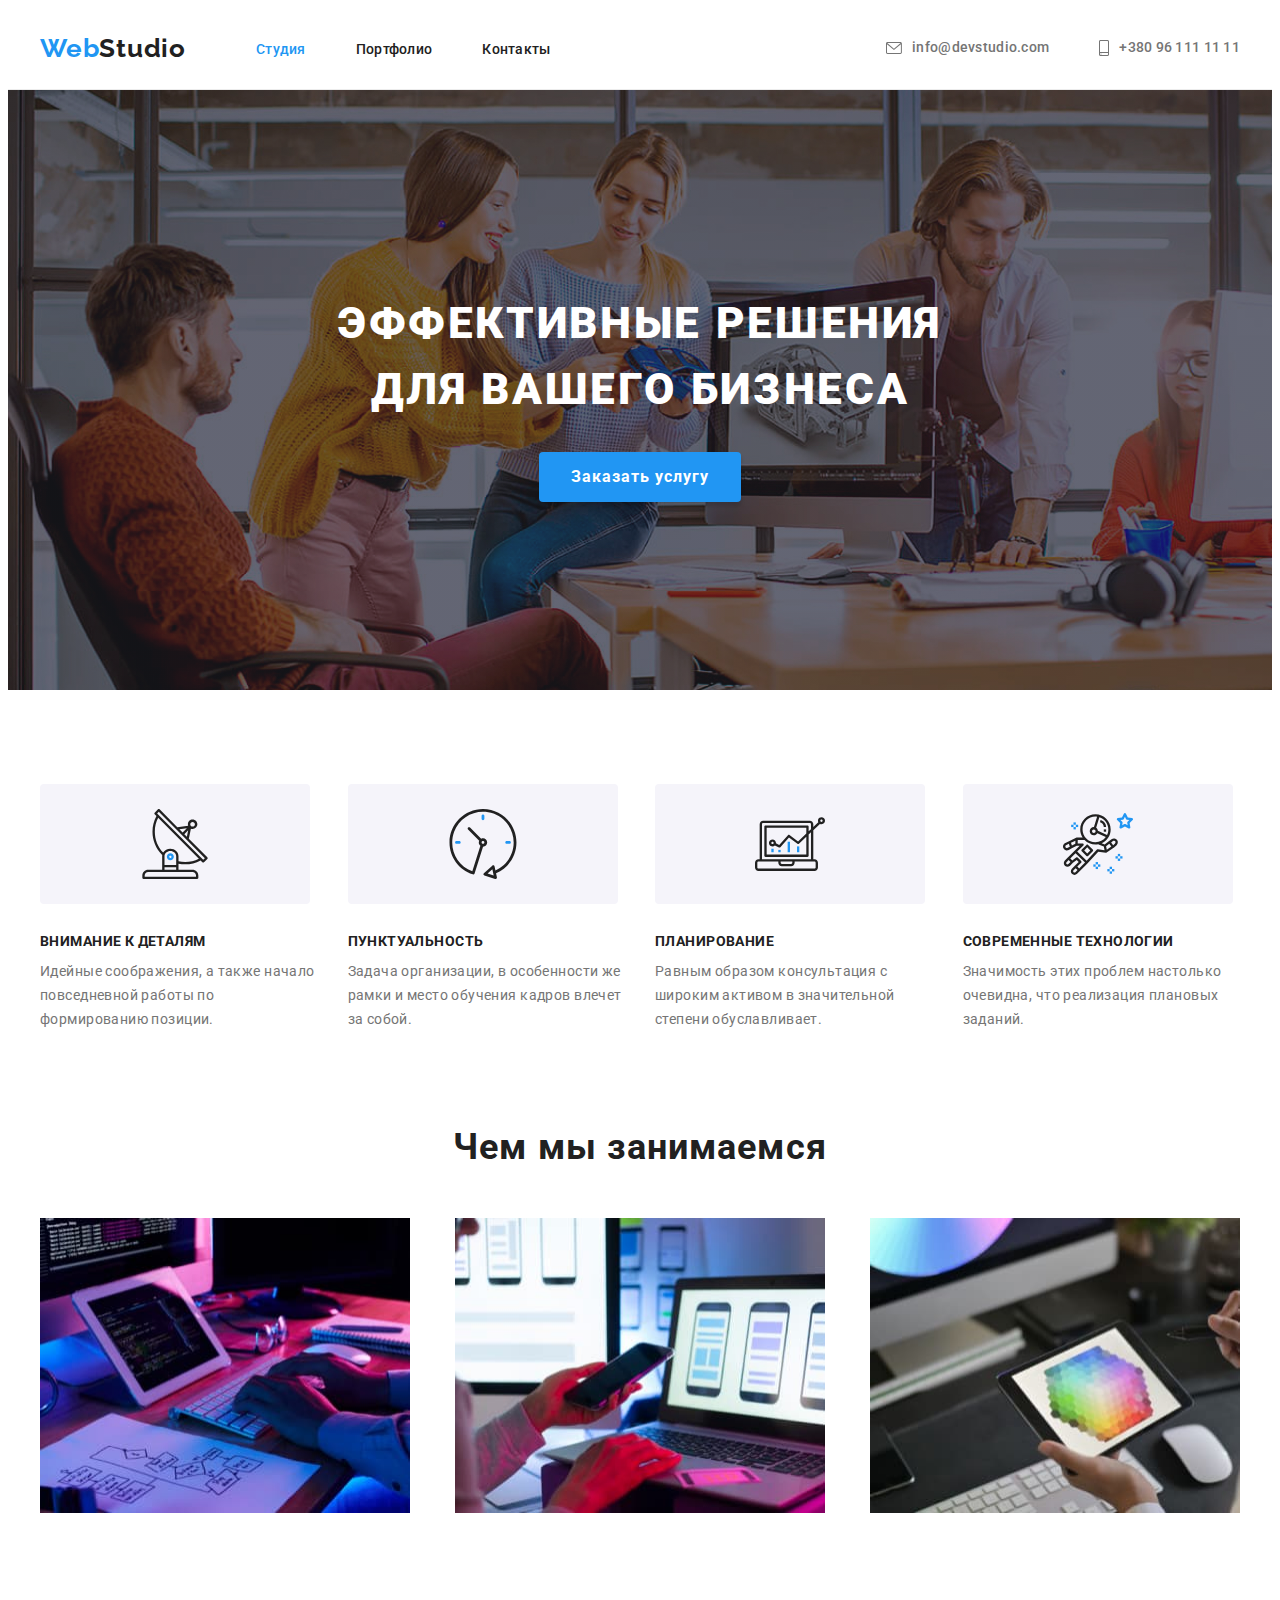
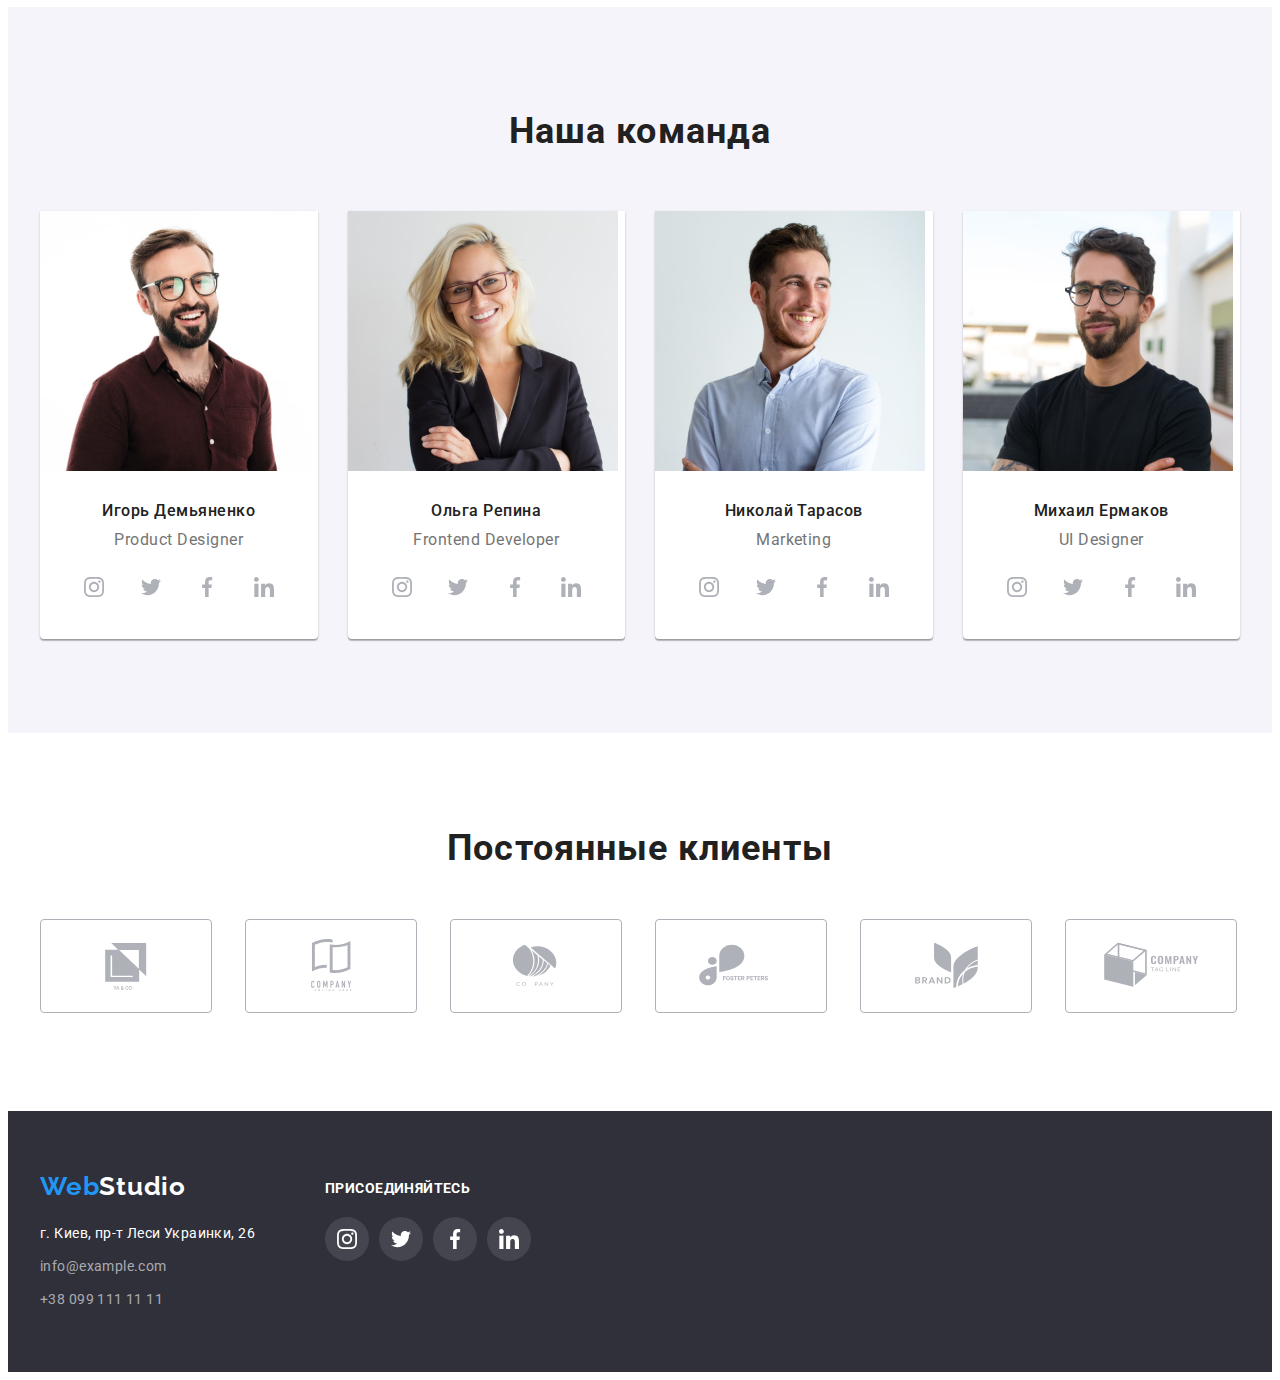
<file: index.html>
<!DOCTYPE html>
<html lang="ru">
<head>
    <meta charset="UTF-8">
    <meta http-equiv="X-UA-Compatible" content="IE=edge">
    <meta name="viewport" content="width=device-width, initial-scale=1.0">
    <title>WebStudio</title>
    <link rel="preconnect" href="https://fonts.googleapis.com">
    <link 
        href="https://fonts.googleapis.com/css2?family=Raleway:wght@700&family=Roboto:wght@400;500;700;900&display=swap" 
        rel="stylesheet">
    <link rel="stylesheet" href="https://cdnjs.cloudflare.com/ajax/libs/modern-normalize/1.1.0/modern-normalize.min.css" 
        integrity="sha512-wpPYUAdjBVSE4KJnH1VR1HeZfpl1ub8YT/NKx4PuQ5NmX2tKuGu6U/JRp5y+Y8XG2tV+wKQpNHVUX03MfMFn9Q==" 
        crossorigin="anonymous" referrerpolicy="no-referrer" />
    <link rel="stylesheet" href="./styles/styles.css">
</head>
<body>
    <!-- Header -->
    <header class="header">
        <div class="container header-container">
            <nav class="navigation">
                <a class="logo link" href="" lang="en"><span class="logo-accent">Web</span>Studio</a>
                <ul class="menu list">
                    <li class="menu-item"> 
                        <a class="menu-item-link link current" href="">Студия</a>
                    </li>
                    <li class="menu-item">
                        <a class="menu-item-link link" href="./portfolio.html">Портфолио</a>
                    </li>
                    <li class="menu-item">
                        <a class="menu-item-link link" href="">Контакты</a>
                    </li>
                </ul>
            </nav>
            <ul class="mail-tel list">
                <li class="mail-tel-list">
                    <a class="mail-tel-link mail-link link" href="mailto:info@devstudio.com">
                        <svg class="mail-tel-icons" width="16px" height="12px">
                            <use href="./images/icons.svg#icon-envelope"></use>
                        </svg> info@devstudio.com</a>
                </li>
                <li class="mail-tel-list">
                    <a class="mail-tel-link tel-link link" href="tel:+380961111111">
                        <svg class="mail-tel-icons" width="10px" height="16px">
                            <use href="./images/icons.svg#icon-smartphone"></use>
                        </svg> +380 96 111 11 11</a>
                </li>
            </ul>
        </div>
    </header>

    <main class="main">
        <!-- Main section -->
        <section class="main-section">
            <div class="container main-section-container">
                <h1 class="title-main-section">Эффективные решения для вашего бизнеса</h1>
                <button class="modal-btn" type="button">Заказать услугу</button>
            </div>
        </section>

        <!-- Advantages -->
        <section class="advantages advantages-section">
            <div class="container container">
                <h2 hidden>Преимущества</h2>
                <ul class="advantages-menu list">
                    <li class="advantages-menu-item">
                        <div class="advantages-container">
                            <svg class="advantages-icons">
                                <use href="./images/icons.svg#icon-antenna">
                                </use>
                            </svg>
                        </div>
                        <h3 class="advantages-menu-item-title">Внимание к деталям</h3>
                        <p class="advantages-menu-item-text">Идейные соображения, а также начало повседневной работы по формированию позиции.</p>
                    </li>
                    <li class="advantages-menu-item">
                        <div class="advantages-container">
                            <svg class="advantages-icons">
                                <use href="./images/icons.svg#icon-clock">
                                </use>
                            </svg>
                        </div>
                        <h3 class="advantages-menu-item-title">Пунктуальность</h3>
                        <p class="advantages-menu-item-text">Задача организации, в особенности же рамки и место обучения кадров влечет за собой.</p>
                    </li>
                    <li class="advantages-menu-item">
                        <div class="advantages-container">
                            <svg class="advantages-icons">
                                <use href="./images/icons.svg#icon-diagram">
                                </use>
                            </svg>
                        </div>
                        <h3 class="advantages-menu-item-title">Планирование</h3>
                        <p class="advantages-menu-item-text">Равным образом консультация с широким активом в значительной степени обуславливает.</p>
                    </li>
                    <li class="advantages-menu-item">
                        <div class="advantages-container">
                            <svg class="advantages-icons">
                                <use href="./images/icons.svg#icon-astronaut">
                                </use>
                            </svg>
                        </div>
                        <h3 class="advantages-menu-item-title">Современные технологии</h3>
                        <p class="advantages-menu-item-text">Значимость этих проблем настолько очевидна, что реализация плановых заданий.</p>
                    </li>
                </ul>
            </div>
        </section>

        <!-- Activity -->
        <section class="activity section">
            <div class="container activity-container">
                <h2 class="activity-title">Чем мы занимаемся</h2>
                <ul class="activity-menu list">
                    <li class="activity-menu-item">
                    <img src="./images/activity/activity-1.jpg" alt="человек пишет код" width="370" height="295">
                    </li>
                    <li class="activity-menu-item">
                        <img src="./images/activity/activity-2.jpg" alt="человек со смартфоном" width="370" height="295">
                    </li>
                    <li class="activity-menu-item">
                        <img src="./images/activity/activity-3.jpg" alt="человек с планшетом" width="370" height="295">
                    </li>
                </ul>
            </div>
        </section>

        <!-- Team -->
        <section class="team section">
            <div class="container team-container">
                <h2 class="team-title">Наша команда</h2>
                <ul class="team-menu list">
                    <li class="team-menu-item">
                        <img src="./images/members/igor.jpg" alt="Игорь Демьяненко" width="270" height="260">
                        <div class="team-box-content">
                            <h3 class="team-name">Игорь Демьяненко</h3>
                            <p class="team-prof">Product Designer</p>
                            <ul class="social-list list">
                                <li class="social-list-item">
                                    <a href="" class="social-list-link">
                                        <svg class="social-list-icon" width="20px" height="20px">
                                            <use href="./images/icons.svg#icon-instagram"></use>
                                        </svg>
                                    </a>
                                </li>
                                <li class="social-list-item">
                                    <a href="" class="social-list-link">
                                        <svg class="social-list-icon" width="20px" height="20px">
                                            <use href="./images/icons.svg#icon-twitter"></use>
                                        </svg>
                                    </a>
                                </li>
                                <li class="social-list-item">
                                    <a href="" class="social-list-link">
                                        <svg class="social-list-icon" width="20px" height="20px">
                                            <use href="./images/icons.svg#icon-facebook"></use>
                                        </svg>
        
                                    </a>
                                    
                                </li>
                                <li class="social-list-item">
                                    <a href="" class="social-list-link">
                                        <svg class="social-list-icon" width="20px" height="20px">
                                            <use href="./images/icons.svg#icon-linkedin"></use>
                                        </svg>
                                    </a>
                                </li>
                            </ul>
                        </div>
                    </li>
                    <li class="team-menu-item">
                        <img src="./images/members/olha.jpg" alt="Ольга Репина" width="270" height="260">
                        <div class="team-box-content">
                            <h3 class="team-name">Ольга Репина</h3>
                            <p class="team-prof">Frontend Developer</p>
                            <ul class="social-list list">
                                <li class="social-list-item">
                                    <a href="" class="social-list-link">
                                        <svg class="social-list-icon" width="20px" height="20px">
                                            <use href="./images/icons.svg#icon-instagram"></use>
                                        </svg>
                                    </a>
                                </li>
                                <li class="social-list-item">
                                    <a href="" class="social-list-link">
                                        <svg class="social-list-icon" width="20px" height="20px">
                                            <use href="./images/icons.svg#icon-twitter"></use>
                                        </svg>
                                    </a>
                                </li>
                                <li class="social-list-item">
                                    <a href="" class="social-list-link">
                                        <svg class="social-list-icon" width="20px" height="20px">
                                            <use href="./images/icons.svg#icon-facebook"></use>
                                        </svg>
        
                                    </a>
                                    
                                </li>
                                <li class="social-list-item">
                                    <a href="" class="social-list-link">
                                        <svg class="social-list-icon" width="20px" height="20px">
                                            <use href="./images/icons.svg#icon-linkedin"></use>
                                        </svg>
                                    </a>
                                </li>
                            </ul>
                        </div>
                    </li>
                    <li class="team-menu-item">
                        <img src="./images/members/nikolai.jpg" alt="Николай Тарасов" width="270" height="260">
                        <div class="team-box-content">
                            <h3 class="team-name">Николай Тарасов</h3>
                            <p class="team-prof">Marketing</p>
                            <ul class="social-list list">
                                <li class="social-list-item">
                                    <a href="" class="social-list-link">
                                        <svg class="social-list-icon" width="20px" height="20px">
                                            <use href="./images/icons.svg#icon-instagram"></use>
                                        </svg>
                                    </a>
                                </li>
                                <li class="social-list-item">
                                    <a href="" class="social-list-link">
                                        <svg class="social-list-icon" width="20px" height="20px">
                                            <use href="./images/icons.svg#icon-twitter"></use>
                                        </svg>
                                    </a>
                                </li>
                                <li class="social-list-item">
                                    <a href="" class="social-list-link">
                                        <svg class="social-list-icon" width="20px" height="20px">
                                            <use href="./images/icons.svg#icon-facebook"></use>
                                        </svg>
        
                                    </a>
                                    
                                </li>
                                <li class="social-list-item">
                                    <a href="" class="social-list-link">
                                        <svg class="social-list-icon" width="20px" height="20px">
                                            <use href="./images/icons.svg#icon-linkedin"></use>
                                        </svg>
                                    </a>
                                </li>
                            </ul>
                        </div>
                    </li>
                    <li class="team-menu-item">
                        <img src="./images/members/mikhail.jpg" alt="Михаил Ермаков" width="270" height="260">
                        <div class="team-box-content">
                            <h3 class="team-name">Михаил Ермаков</h3>
                            <p class="team-prof">UI Designer</p>
                            <ul class="social-list list">
                                <li class="social-list-item">
                                    <a href="" class="social-list-link">
                                        <svg class="social-list-icon" width="20px" height="20px">
                                            <use href="./images/icons.svg#icon-instagram"></use>
                                        </svg>
                                    </a>
                                </li>
                                <li class="social-list-item">
                                    <a href="" class="social-list-link">
                                        <svg class="social-list-icon" width="20px" height="20px">
                                            <use href="./images/icons.svg#icon-twitter"></use>
                                        </svg>
                                    </a>
                                </li>
                                <li class="social-list-item">
                                    <a href="" class="social-list-link">
                                        <svg class="social-list-icon" width="20px" height="20px">
                                            <use href="./images/icons.svg#icon-facebook"></use>
                                        </svg>
        
                                    </a>
                                    
                                </li>
                                <li class="social-list-item">
                                    <a href="" class="social-list-link">
                                        <svg class="social-list-icon" width="20px" height="20px">
                                            <use href="./images/icons.svg#icon-linkedin"></use>
                                        </svg>
                                    </a>
                                </li>
                            </ul>
                        </div>
                    </li>
                </ul>
            </div>
        </section>

        <!-- Clients -->

        <section class="clients section">
            <div class="clients-container container">
                <h2 class="clients-title">Постоянные клиенты</h2>
                <ul class="clients-list list">
                    <li class="clients-list-item">
                        <a href="" class="clients-list-link link">
                            <svg class="clients-icon">
                                <use href="./images/icons.svg#icon-client-1">
                                </use>
                            </svg>
                        </a>
                    </li>
                    <li class="clients-list-item">
                        <a href="" class="clients-list-link link">
                            <svg class="clients-icon">
                                <use href="./images/icons.svg#icon-client-2">
                                </use>
                            </svg>
                        </a>
                    </li>
                    <li class="clients-list-item">
                        <a href="" class="clients-list-link link">
                            <svg class="clients-icon">
                                <use href="./images/icons.svg#icon-client-3">
                                </use>
                            </svg>
                        </a>
                    </li>
                    <li class="clients-list-item">
                        <a href="" class="clients-list-link link">
                            <svg class="clients-icon">
                                <use href="./images/icons.svg#icon-client-4">
                                </use>
                            </svg>
                        </a>
                    </li>
                    <li class="clients-list-item">
                        <a href="" class="clients-list-link link">
                            <svg class="clients-icon">
                                <use href="./images/icons.svg#icon-client-5">
                                </use>
                            </svg>
                        </a>
                    </li>
                    <li class="clients-list-item">
                        <a href="" class="clients-list-link link">
                            <svg class="clients-icon">
                                <use href="./images/icons.svg#icon-client-6">
                                </use>
                            </svg>
                        </a>
                    </li>
                </ul>

            </div>
        </section>
    </main>




    <!-- Footer -->
    <footer class="footer">
        <div class="container footer-container">
            <ul class="footer-list list">
                    <li class="footer-list-item">
                        <a class="footer-logo link" href="" lang="en"><span class="logo-accent">Web</span>Studio</a>
                            <address class="footer-address">
                                <ul class="footer-address-menu list">
                                    <li class="footer-address-menu-item">
                                        <a class="footer-address-address link" href="https://goo.gl/maps/i9Y8RT6QC7rTTY7Z6" target="_blank" rel="noopener noreferrer">г. Киев, пр-т Леси Украинки, 26</a>
                                    </li>
                                    <li class="footer-address-menu-item">
                                        <a class="footer-address-mail link" href="mailto:info@example.com">info@example.com</a>
                                    </li>
                                    <li class="footer-address-menu-item">
                                        <a class="footer-address-tel link" href="tel:+380991111111">+38 099 111 11 11</a>
                                    </li>
                                </ul>
                            </address>
                    </li>
                    <li class="footer-list-item">
                        <div class="first-footer-div"> 
                            <h3 class="footer-list-title">Присоединяйтесь</h3>
                            <ul class="footer-social list">
                                <li class="footer-social-item">
                                    <a href="" class="footer-social-item-link">
                                        <svg class="footer-social-icon">
                                            <use href="./images/icons.svg#icon-instagram">
                                            </use>
                                        </svg>
                                    </a>
                                </li>
                                <li>
                                    <a href="" class="footer-social-item-link">
                                        <svg class="footer-social-icon">
                                            <use href="./images/icons.svg#icon-twitter">
                                            </use>
                                        </svg>
                                    </a>
                                </li>
                                <li>
                                    <a href="" class="footer-social-item-link">
                                        <svg class="footer-social-icon">
                                            <use href="./images/icons.svg#icon-facebook">
                                            </use>
                                        </svg>
                                    </a>
                                </li>
                                <li>
                                    <a href="" class="footer-social-item-link">
                                        <svg class="footer-social-icon">
                                            <use href="./images/icons.svg#icon-linkedin">
                                            </use>
                                        </svg>
                                    </a>
                                </li>
                        
                            </ul>
                        </div>
                   </li>
            </ul>  
        </div>
    </footer>

</body>
</html>
</file>
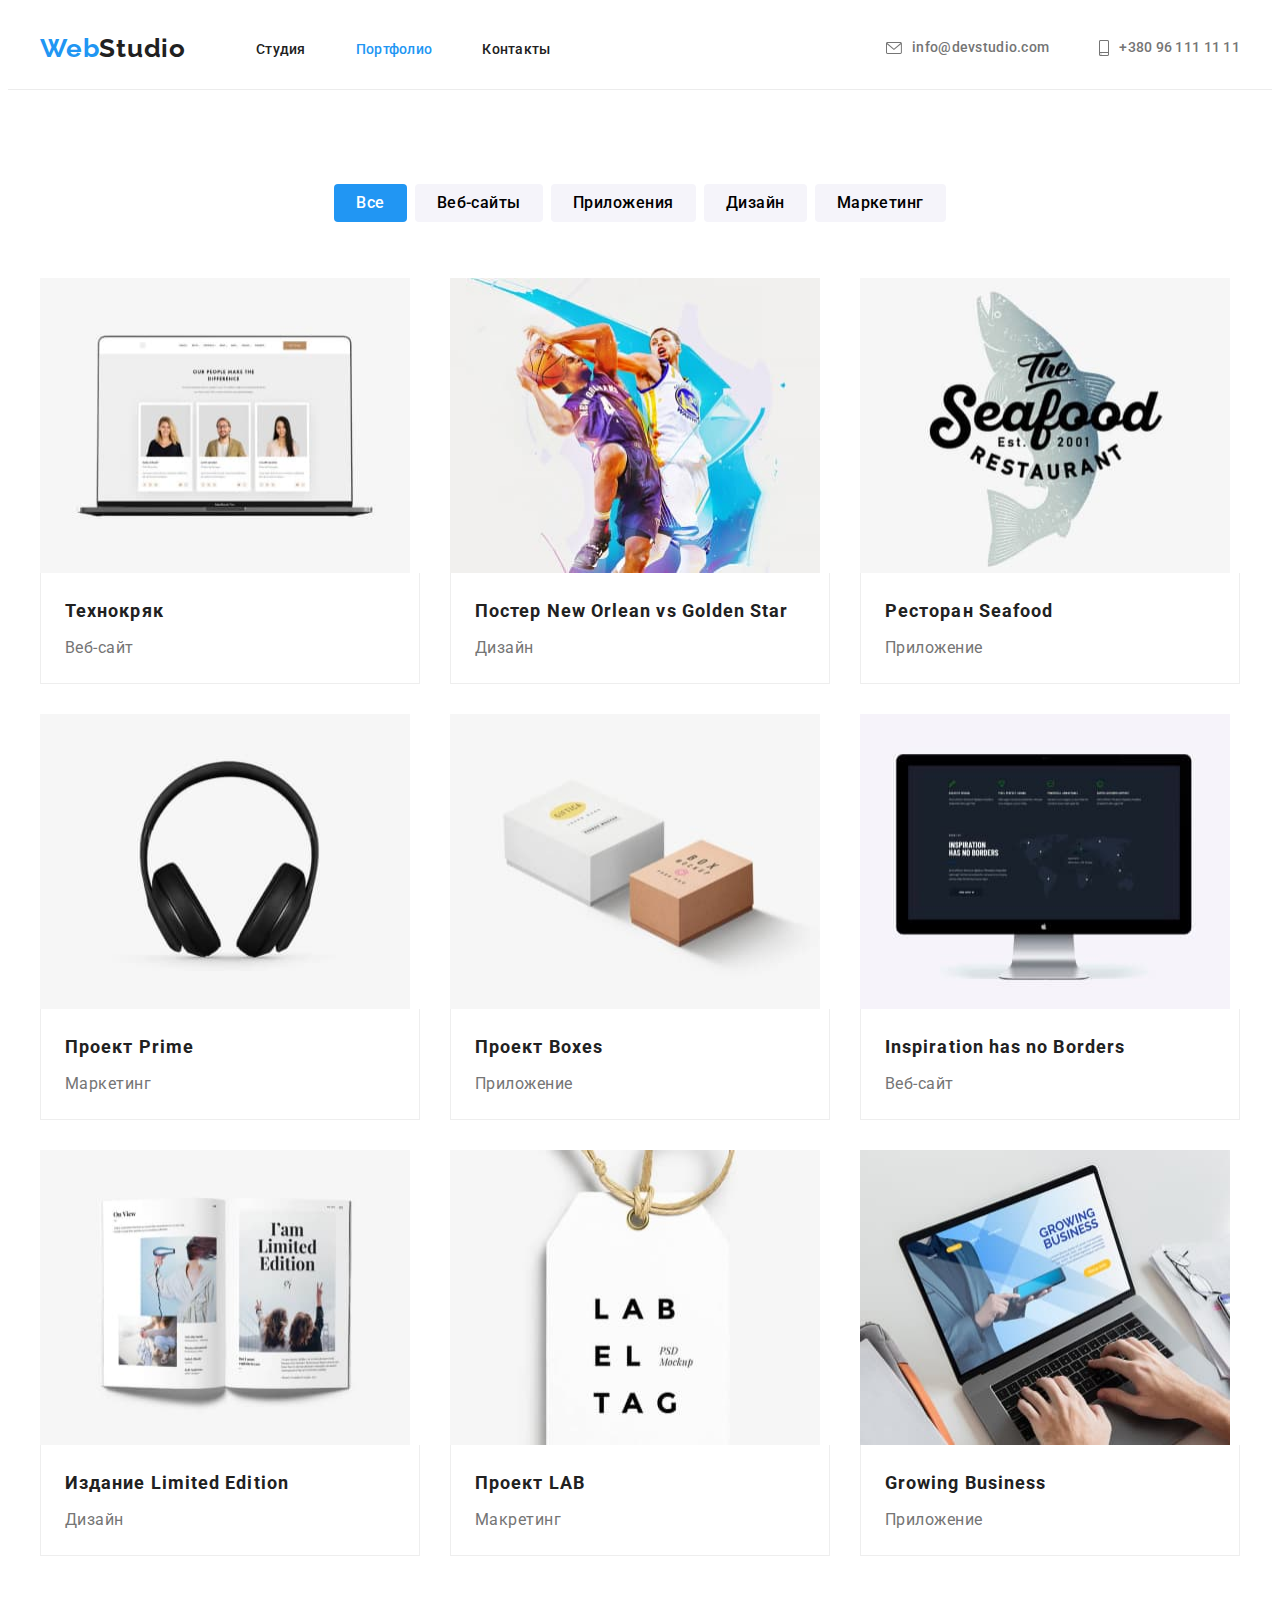
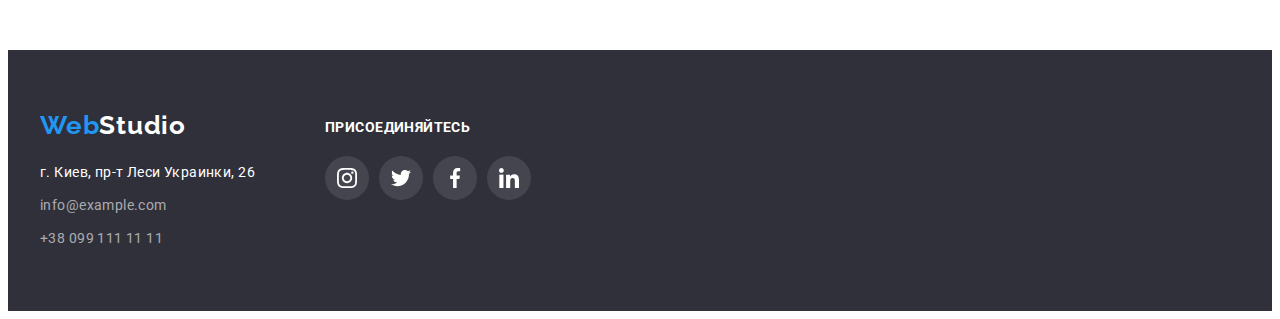
<file: portfolio.html>
<!DOCTYPE html>
<html lang="ru">
<head>
    <meta charset="UTF-8">
    <meta http-equiv="X-UA-Compatible" content="IE=edge">
    <meta name="viewport" content="width=device-width, initial-scale=1.0">
    <title>Portfolio</title>
    <link rel="preconnect" href="https://fonts.googleapis.com">
    <link 
        href="https://fonts.googleapis.com/css2?family=Raleway:wght@700&family=Roboto:wght@400;500;700;900&display=swap" 
        rel="stylesheet">
        <link rel="stylesheet" href="https://cdnjs.cloudflare.com/ajax/libs/modern-normalize/1.1.0/modern-normalize.min.css" 
            integrity="sha512-wpPYUAdjBVSE4KJnH1VR1HeZfpl1ub8YT/NKx4PuQ5NmX2tKuGu6U/JRp5y+Y8XG2tV+wKQpNHVUX03MfMFn9Q==" 
            crossorigin="anonymous" referrerpolicy="no-referrer" />
    <link rel="stylesheet" href="./styles/styles.css">
</head>
<body>
    <header class="header">
        <div class="container header-container">
            <nav class="navigation">
                <a class="logo link" href="" lang="en"><span class="logo-accent">Web</span>Studio</a>
                <ul class="menu list">
                    <li class="menu-item"> 
                        <a class="menu-item-link link" href="./index.html">Студия</a>
                    </li>
                    <li class="menu-item">
                        <a class="menu-item-link link current" href="">Портфолио</a>
                    </li>
                    <li class="menu-item">
                        <a class="menu-item-link link" href="">Контакты</a>
                    </li>
                </ul>
            </nav>
            <ul class="mail-tel list">
                <li class="mail-tel-list">
                    <a class="mail-tel-link mail-link link" href="mailto:info@devstudio.com">
                        <svg class="mail-tel-icons" width="16px" height="12px">
                            <use href="./images/icons.svg#icon-envelope"></use>
                        </svg> info@devstudio.com</a>
                </li>
                <li class="mail-tel-list">
                    <a class="mail-tel-link tel-link link" href="tel:+380961111111">
                        <svg class="mail-tel-icons" width="10px" height="16px">
                            <use href="./images/icons.svg#icon-smartphone"></use>
                        </svg> +380 96 111 11 11</a>
                </li>
            </ul>
        </div>
    </header>

    <main class="portfolio-main">
        <section class="portfolio-section section">
            <div class="container portfolio-container">
                <ul class="portfolio-buttons-menu list">
                    <li class="portfolio-buttons-menu-item">
                        <button class="modal-btn-portfolio current" type="button">Все</button>
                    </li>
                    <li class="portfolio-buttons-menu-item">
                        <button class="modal-btn-portfolio" type="button">Веб-сайты</button>
                    </li>
                    <li class="portfolio-buttons-menu-item">
                        <button class="modal-btn-portfolio" type="button">Приложения</button>
                    </li>
                    <li class="portfolio-buttons-menu-item">
                        <button class="modal-btn-portfolio" type="button">Дизайн</button>
                    </li>
                    <li class="portfolio-buttons-menu-item">
                        <button class="modal-btn-portfolio" type="button">Маркетинг</button>
                    </li>
                </ul>
                <ul class="portfolio-options-menu list">
                    <li class="portfolio-options-menu-item">
                        <img src="./images/portfolio/portfolio-1.jpg" alt="computer" width="370" height="295">
                        <div class="portfolio-box-items">
                            <h3 class="portfolio-options-menu-item-name">Технокряк</h3>
                            <p class="portfolio-options-menu-item-text">Веб-сайт</p>
                        </div>
                    </li>
                    <li class="portfolio-options-menu-item">
                        <img src="./images/portfolio/portfolio-2.jpg" alt="basketball" width="370" height="295">
                        <div class="portfolio-box-items">
                            <h3 class="portfolio-options-menu-item-name">Постер New Orlean vs Golden Star</h3>
                            <p class="portfolio-options-menu-item-text">Дизайн</p>
                        </div>
                    </li>
                    <li class="portfolio-options-menu-item">
                        <img src="./images/portfolio/portfolio-3.jpg" alt="restaurant" width="370" height="295">
                        <div class="portfolio-box-items">
                            <h3 class="portfolio-options-menu-item-name">Ресторан Seafood</h3>
                            <p class="portfolio-options-menu-item-text">Приложение</p>
                        </div>
                    </li>
                    <li class="portfolio-options-menu-item">
                        <img src="./images/portfolio/portfolio-4.jpg" alt="headphones" width="370" height="295">
                        <div class="portfolio-box-items">
                            <h3 class="portfolio-options-menu-item-name">Проект Prime</h3>
                            <p class="portfolio-options-menu-item-text">Маркетинг</p>
                        </div>
                    </li>
                    <li class="portfolio-options-menu-item">
                        <img src="./images/portfolio/portfolio-5.jpg" alt="boxes" width="370" height="295">
                        <div class="portfolio-box-items">
                            <h3 class="portfolio-options-menu-item-name">Проект Boxes</h3>
                            <p class="portfolio-options-menu-item-text">Приложение</p>
                        </div>
                    </li>
                    <li class="portfolio-options-menu-item">
                        <img src="./images/portfolio/portfolio-6.jpg" alt="mac" width="370" height="295">
                        <div class="portfolio-box-items">
                            <h3 class="portfolio-options-menu-item-name">Inspiration has no Borders</h3>
                            <p class="portfolio-options-menu-item-text">Веб-сайт</p>
                        </div>
                    </li>
                    <li class="portfolio-options-menu-item">
                        <img src="./images/portfolio/portfolio-7.jpg" alt="book" width="370" height="295">
                        <div class="portfolio-box-items">
                            <h3 class="portfolio-options-menu-item-name">Издание Limited Edition</h3>
                            <p class="portfolio-options-menu-item-text">Дизайн</p>
                        </div>
                    </li>
                    <li class="portfolio-options-menu-item">
                        <img src="./images/portfolio/portfolio-8.jpg" alt="label" width="370" height="295">
                        <div class="portfolio-box-items">
                            <h3 class="portfolio-options-menu-item-name">Проект LAB</h3>
                            <p class="portfolio-options-menu-item-text">Макретинг</p>
                        </div>
                    </li>
                    <li class="portfolio-options-menu-item">
                        <img src="./images/portfolio/portfolio-9.jpg" alt="typingman" width="370" height="295">
                        <div class="portfolio-box-items">
                            <h3 class="portfolio-options-menu-item-name">Growing Business</h3>
                            <p class="portfolio-options-menu-item-text">Приложение</p>
                        </div>
                    </li>
                </ul>
            </div>
        </section>
    </main>

    <footer class="footer">
        <div class="container footer-container">
            <ul class="footer-list list">
                <li class="footer-list-item">
                    <a class="footer-logo link" href="" lang="en"><span class="logo-accent">Web</span>Studio</a>
                        <address class="footer-address">
                            <ul class="footer-address-menu list">
                                <li class="footer-address-menu-item">
                                    <a class="footer-address-address link" href="https://goo.gl/maps/i9Y8RT6QC7rTTY7Z6" target="_blank" rel="noopener noreferrer">г. Киев, пр-т Леси Украинки, 26</a>
                                </li>
                                <li class="footer-address-menu-item">
                                    <a class="footer-address-mail link" href="mailto:info@example.com">info@example.com</a>
                                </li>
                                <li class="footer-address-menu-item">
                                    <a class="footer-address-tel link" href="tel:+380991111111">+38 099 111 11 11</a>
                                </li>
                            </ul>
                        </address>
                </li>
                <li class="footer-list-item">
                    <div class="first-footer-div"> 
                        <h3 class="footer-list-title">Присоединяйтесь</h3>
                        <ul class="footer-social list">
                            <li class="footer-social-item">
                                <a href="" class="footer-social-item-link">
                                    <svg class="footer-social-icon">
                                        <use href="./images/icons.svg#icon-instagram">
                                        </use>
                                    </svg>
                                </a>
                            </li>
                            <li>
                                <a href="" class="footer-social-item-link">
                                    <svg class="footer-social-icon">
                                        <use href="./images/icons.svg#icon-twitter">
                                        </use>
                                    </svg>
                                </a>
                            </li>
                            <li>
                                <a href="" class="footer-social-item-link">
                                    <svg class="footer-social-icon">
                                        <use href="./images/icons.svg#icon-facebook">
                                        </use>
                                    </svg>
                                </a>
                            </li>
                            <li>
                                <a href="" class="footer-social-item-link">
                                    <svg class="footer-social-icon">
                                        <use href="./images/icons.svg#icon-linkedin">
                                        </use>
                                    </svg>
                                </a>
                            </li>
                    
                        </ul>
                    </div>
               </li>
            </ul>
        </div>
    </footer>
</body>
</html>
</file>
<file: styles/styles.css>
:root {
    --main-font: 'Roboto', sans-serif;
    --main-color: #212121;
    --accent-color: #2196F3;
    --second-accent-color: #FFFFFF;
    --main-section-footer-background: #2F303A;
    --third-accent-color: #757575;
    --team-background: #F5F4FA;
    --footer-tel-mail: rgba(255, 255, 255, 0.6);

}

h1,
h2,
h3,
h4,
h5,
h6,
p {
    margin-top: 0;
    margin-bottom: 0;
}

ul,
ol {
    margin-top: 0;
    margin-bottom: 0;
    padding-left: 0;
}

img {
    display: block;
    max-width: 100%;
}

.list {
    list-style: none;
}

.link {
    text-decoration: none;
}

body {
    font-family: var(--main-font);
    color: var(--main-color);
}

.container {
    width: 1200px;
    margin: 0 auto;
    padding-left: 15px;
    padding-right: 15px;
}

.section {
    padding-top: 94px;
    padding-bottom: 94px;
}

/* Header */

.header {
    padding-top: 25px;
    padding-bottom: 25px;
    border-bottom: 1px solid #ECECEC;
}

.header-container {
    display: flex;
    align-items:center;
    justify-content: space-between;
}

.navigation {
    display: flex;
    align-items: center;
}

.menu {
    display: flex;
    align-items: center;
}

.logo {
    font-family: 'Raleway', sans-serif;
    font-weight: 700;
    font-size: 26px;
    line-height: 1.19;
    letter-spacing: 0.03em;
    color: var(--main-color);
    margin-right: 70px;
}

.logo-accent {
    color: var(--accent-color);
}

.menu-item:not(:last-child) {
    margin-right: 50px;
}

.menu-item-link {
    font-family: 'Roboto', sans-serif;;
    font-weight: 500;
    font-size: 14px;
    line-height: 1.14;
    letter-spacing: 0.02em;
    color: var(--main-color);
}

.menu-item-link:hover,
.menu-item-link:focus {
    color: var(--accent-color);
}

.menu-item-link.current {
    color: var(--accent-color);
}

.mail-tel {
    display: flex;
    align-items: center;
}

.mail-link {
    margin-left: auto;
    margin-right: 50px;
}

.mail-link:hover,
.mail-link:focus {
    color: var(--accent-color);
}

.tel-link:hover,
.tel-link:focus {
    color: var(--accent-color);
}

.mail-tel-link {
    display: flex;
    align-items: center;
    color: var(--third-accent-color);
    font-family: 'Roboto', sans-serif;;
    font-weight: 500;
    font-size: 14px;
    line-height: 1.14;
    letter-spacing: 0.02em;
}

.mail-tel-icons {
    display: flex;
    align-items: center;
    fill: var(--third-accent-color);
    margin-right: 10px;
   
}

.mail-tel-link:hover .mail-tel-icons,
.mail-tel-link:focus .mail-tel-icons {
    fill: var(--accent-color);
}

/* Main section */
.main-section {
    background-color: #C4C4C4; 
    height: 600px;
    background-image: linear-gradient(rgba(47, 48, 58, 0.4), rgba(47, 48, 58, 0.4)),
     url(../images/main/bg.jpg);
    background-size: cover;
}

.main-section-container {
    padding-top: 200px;
    padding-bottom: 200px;
}


.title-main-section {
    font-weight: 900;
    font-size: 44px;
    line-height: 1.5;
    text-align: center;
    letter-spacing: 0.06em;
    text-transform: uppercase;
    color: var(--second-accent-color);
    max-width: 696px;  
    margin: 0 auto;
    display: block;
    align-items: center;
    margin-bottom: 30px;
    
}

.modal-btn {
    font-family: 'Roboto', sans-serif;;
    font-weight: 700;
    font-size: 16px;
    line-height: 1.88;
    display: flex;
    align-items: center;
    text-align: center;
    letter-spacing: 0.06em;
    cursor: pointer;
    color: var(--second-accent-color);
    background-color: var(--accent-color);
    margin: 0 auto;
    display: block;
    padding: 10px 32px;
    box-shadow: 0px 4px 4px rgba(0, 0, 0, 0.15);
    border-radius: 4px;
    border: none;
}

.modal-btn:hover,
modal-btn:focus {
    color: var(--second-accent-color);
    box-shadow: 0px 4px 4px rgba(0, 0, 0, 0.15);
    border-radius: 4px;
}

/* Advantages */


.advantages-section {
    padding-top: 94px;
}

.advantages-menu {
    display: flex;
    flex-wrap: wrap;
    margin-top: -30px;
    margin-left: -30px;
}

.advantages-menu-item {
    display: flex;
    flex-wrap: wrap;
    flex-basis: calc((100% - 120px) / 4);
    margin-top: 30px;
    margin-left: 30px;
}

.advantages-menu-item-title {
    font-weight: 700;
    font-size: 14px;
    line-height: 1.14;
    letter-spacing: 0.03em;
    text-transform: uppercase;
    margin-bottom: 10px;
    padding-left: 0;
}

.advantages-menu-item-text {
    font-size: 14px;
    line-height: 1.71;
    letter-spacing: 0.03em;
    color: var(--third-accent-color);
   
}

.advantages-container {
    display: flex;
    align-items: center;
    justify-content: center;
    width: 270px;
    height: 120px;
    background-color: var(--team-background);
    border-radius: 4px;
    margin-bottom: 30px;
}

.advantages-icons {
    display: flex;
    align-items: center;
    width: 70px;
    height: 70px;
}

/* Activity */
.activity-title {
    font-weight: 700;
    font-size: 36px;
    line-height: 1.17;
    text-align: center;
    letter-spacing: 0.03em;
    margin-bottom: 50px;
}

.activity-menu {
    display: flex;
    justify-content: space-between;
}

.activity-menu-item:not(:last-child) {
    margin-right: 30px;
}

/* Team */
.team {
    background-color: var(--team-background);
}

.team-menu {
    display: flex;
    flex-wrap: wrap;
    margin-left: -30px;
    margin-top: -30px;
}

.team-menu-item {
    flex-basis: calc((100% - 120px) / 4);
    flex-wrap: wrap;
    margin-left: 30px;
    margin-top: 30px;
    background-color: var(--second-accent-color);
    box-shadow: 0px 1px 3px rgba(0, 0, 0, 0.12), 0px 1px 1px rgba(0, 0, 0, 0.14), 0px 2px 1px rgba(0, 0, 0, 0.2);
    border-radius: 0px 0px 4px 4px;
}

.team-box-content {
    padding-top: 30px;
    padding-bottom: 30px;
}


.team-title {
    font-weight: 700;
    font-size: 36px;
    line-height: 1.67;
    text-align: center;
    letter-spacing: 0.03em;
    margin-bottom: 50px;
}

.team-name {
    font-weight: 500;
    font-size: 16px;
    line-height: 1.19;
    text-align: center;
    letter-spacing: 0.03em;
    margin-bottom: 10px;
    
}

.team-prof {
    font-size: 16px;
    line-height: 1.19;
    text-align: center;
    letter-spacing: 0.03em;
    color: var(--third-accent-color);
}

.social-list {
    display: flex;
    justify-content: space-between;
}

.social-list-link {
    display: flex;
    align-items: center;
    justify-content: center;
    width: 44px;
    height: 44px;
    border-radius: 50%;
    background-color: #ffffff;
}

.social-list-link:hover,
.social-list-link:focus {
    background-color: var(--accent-color);
}

.social-list-link:hover .social-list-icon,
.social-list-link:focus .social-list-icon {
    fill: var(--second-accent-color);
}

.social-list-icon {
    fill: #AFB1B8;
} 

.social-list {
    padding-left: 32px;
    padding-right: 32px;
    padding-top: 16px;

}

/* Clients */

.clients-title {
    font-weight: 700;
    font-size: 36px;
    line-height: 1.17;
    text-align: center;
    letter-spacing: 0.03em;
    margin-bottom: 50px;
}

.clients-list {
    display: flex;
    align-items: center;
    margin-left: -30px;
    margin-top: -30px;
}

.clients-list-item {
    flex-basis: calc((100% - 180px) / 6);
    flex-wrap: wrap;
    margin-left: 30px;
    margin-top: 30px;
}

.clients-icon {
    width: 170px;
    height: 92px;
    border: 1px solid #AFB1B8;
    border-radius: 4px;
    fill: #AFB1B8;
}

.clients-list-link:hover .clients-icon,
.clients-list-link:focus .clients-icon {
    fill: #2196F3;
    border: 1px solid #2196F3;
    cursor: pointer;
}

/* Footer */
.footer {
    background-color: var(--main-section-footer-background);
    padding-top: 60px;
    padding-bottom: 60px;
}

.footer-logo {
    font-family: 'Raleway', sans-serif;
    font-weight: 700;
    font-size: 26px;
    line-height: 1.19;
    letter-spacing: 0.03em;
    color: var(--second-accent-color);
    
}

.footer-address {
    font-style: normal;
    margin-top: 20px;
}

.footer-address-menu-item:not(:last-child) {
    margin-bottom: 9px;
}

.footer-address-address {
    font-family: 'Roboto', sans-serif;
    font-style: normal;
    font-weight: 400;
    font-size: 14px;
    line-height: 1.71;
    letter-spacing: 0.03em;
    color: var(--second-accent-color);
}

.footer-address-mail {
    font-size: 14px;
    line-height: 1.71;
    letter-spacing: 0.03em;
    color: var(--footer-tel-mail);

}

.footer-address-mail:hover,
.footer-address-mail:focus {
    color: var(--second-accent-color);
}

.footer-address-tel {
    font-size: 14px;
    line-height: 1.71;
    letter-spacing: 0.03em;
    color: var(--footer-tel-mail);
    margin-top: 9px;
}

.footer-address-tel:hover,
.footer-address-tel:focus {
    color: var(--second-accent-color);
}

.footer-list {
    display: flex;
    align-items: flex-start;
    
} 

.footer-social {
    display: flex;
    align-items: center;
}

.footer-social-icon {
    width: 20px;
    height: 20px;
}

.footer-list-title {
    margin-bottom: 20px;
    font-weight: 700;
    font-size: 14px;
    line-height: 1.14;
    letter-spacing: 0.03em;
    text-transform: uppercase;
    color: var(--second-accent-color);
    padding-top: 10px;
}

.footer-social-item-link {
    display: flex;
    align-items: center;
    justify-content: center;
    width: 44px;
    height: 44px;
    border-radius: 50%;
    background-color: rgba(255, 255, 255, 0.1);
    fill: #ffffff;
    margin-right: 10px; 
}


.footer-social-item-link:hover,
.footer-social-item-link:focus {
    background-color: var(--accent-color);
}

.first-footer-div {
    margin-left: 70px;
}


/* Portfolio */
.modal-btn-portfolio {
    font-family: 'Roboto', sans-serif;
    font-weight: 500;
    font-size: 16px;
    line-height: 1.6;
    text-align: center;
    letter-spacing: 0.03em;
    background-color: var(--team-background);
    cursor: pointer;
    border-radius: 4px;
    border: none;
    padding: 6px 22px;
}

.modal-btn-portfolio:hover,
.modal-btn-portfolio:focus {
    background-color: var(--accent-color);
    color: var(--second-accent-color);
    box-shadow: 0px 3px 1px rgba(0, 0, 0, 0.1), 0px 1px 2px rgba(0, 0, 0, 0.08), 0px 2px 2px rgba(0, 0, 0, 0.12);
}

.modal-btn-portfolio.current {
    background-color: var(--accent-color);
    color: var(--second-accent-color);
}

.portfolio-options-menu-item-name {
    font-weight: 700;
    font-size: 18px;
    line-height: 2;
    letter-spacing: 0.06em;
    margin-bottom: 4px;
}

.portfolio-options-menu-item-text {
    font-size: 16px;
    line-height: 1.88;
    letter-spacing: 0.03em;
    color: var(--third-accent-color);
}

.portfolio-buttons-menu {
    margin-bottom: 56px;
    display: flex;
    flex-wrap: wrap;
    justify-content: center;
    
}

.portfolio-buttons-menu-item:not(:last-child) {
    margin-right: 8px;
}

.portfolio-buttons-menu-item {
    display: flex;
    flex-wrap: wrap;
    
}

.portfolio-options-menu {
    display: flex;
    flex-wrap: wrap;
    margin-top: -30px;
    margin-left: -30px;
    
}

.portfolio-options-menu-item {
    width: 370px;
    display: flex;
    flex-wrap: wrap;
    margin-top: 30px;
    margin-left: 30px;
    flex-basis: calc((100% - 90px) / 3);
    justify-content: flex-start;
}

.portfolio-box-items {
    width: 370px;
    padding-top: 20px;
    padding-bottom: 20px;
    padding-left: 24px;
    padding-right: 24px;
    border-right: 1px solid #EEEEEE;
    border-bottom: 1px solid #EEEEEE;
    border-left: 1px solid #EEEEEE;
}

.portfolio-options-menu-item:hover,
.portfolio-options-menu-item:focus {
    box-shadow: 0px 1px 1px rgba(0, 0, 0, 0.12), 0px 4px 4px rgba(0, 0, 0, 0.06), 1px 4px 6px rgba(0, 0, 0, 0.16);
    cursor: pointer;
}
</file>
